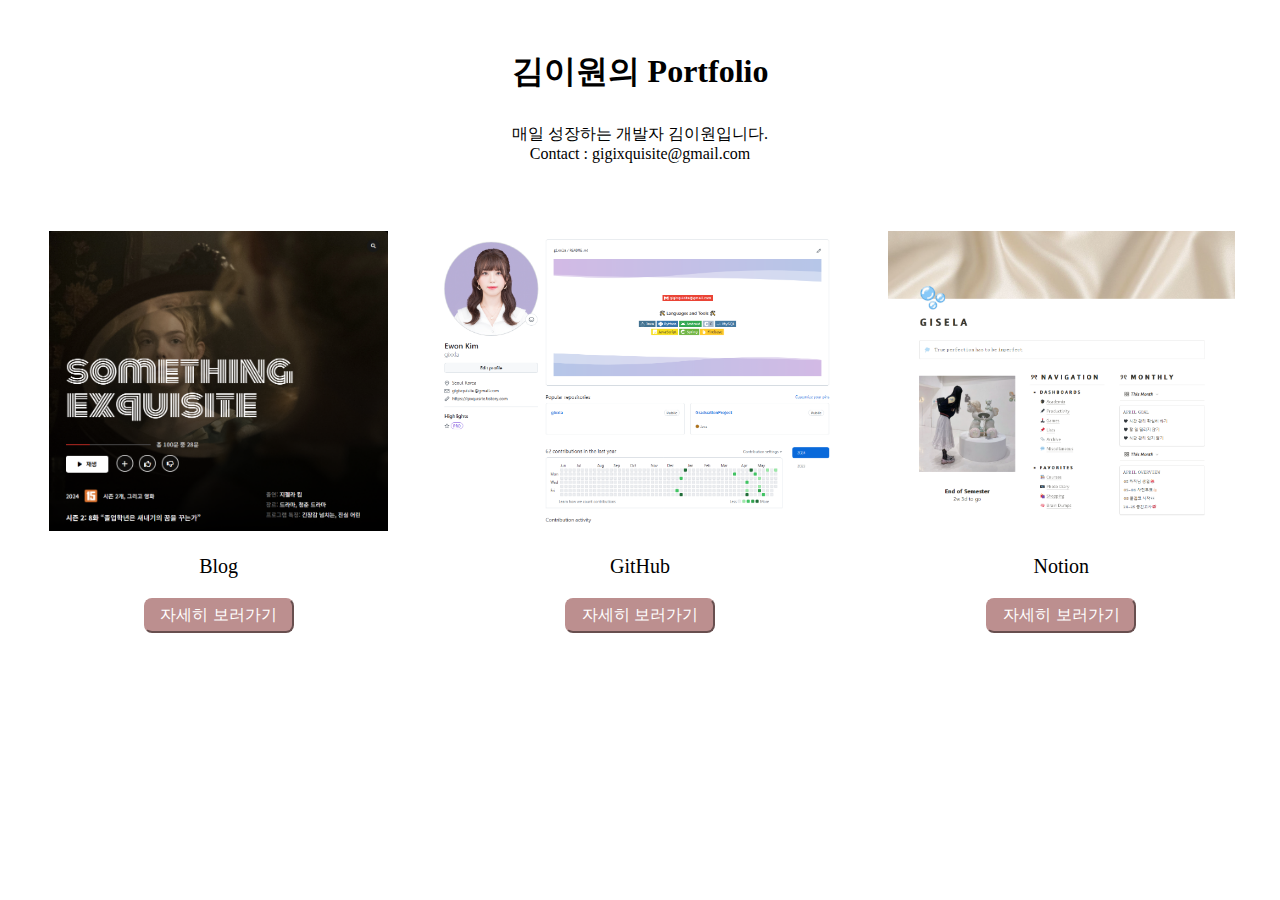
<file: index.html>
<!DOCTYPE html>
<html>
    <head>
        <meta charset="UTF-8">
        <title>김이원의 Portfolio</title>
        <link rel="stylesheet" href="index.css">
    </head>
    <body>
        <h1>김이원의 Portfolio</h1>
        <div class="introduction">
            매일 성장하는 개발자 김이원입니다. <br>
            Contact : gigixquisite@gmail.com <br><br>
        </div>
        <div class="project_list">
            <div class="project">
                <img class="project_img" src="./img/blog.png">
                <p class="project_title">Blog</p>
                <input class="project_btn" type="button" value="자세히 보러가기" onclick="location.href='https://gixquisite.tistory.com/'">
            </div>
            <div class="project">
                <img class="project_img" src="./img/github.png">
                <p class="project_title">GitHub</p>
                <input class="project_btn" type="button" value="자세히 보러가기" onclick="location.href='https://github.com/gixxla'">
            </div>
            <div class="project">
                <img class="project_img" src="./img/notion.png">
                <p class="project_title">Notion</p>
                <input class="project_btn" type="button" value="자세히 보러가기" onclick="alert('준비중입니다.')">
            </div>
        </div>
    </body>
</html>
</file>
<file: index.css>
h1 {
    text-align: center;
    margin-top: 50px;
    margin-bottom: 30px;
}
.introduction {
    text-align: center;
    margin-bottom: 50px;
}
.project_list {
    display: grid;
    grid-template-columns: 1fr 1fr 1fr;
}
.project {
    text-align: center;
}
.project_img {
    height: 300px;
}
.project_title {
    text-align: center;
    font-size: 20px;
}
.project_btn {
    font-size: 16px;
    border-color: rosybrown;
    border-radius: 8px;
    padding: 5px;
    color: white;
    width: 150px;
    background-color:rosybrown;
}
</file>
<file: main.css>
h1 {
    text-align: center;
    margin-top: 50px;
    margin-bottom: 30px;
}
.introduction {
    text-align: center;
    margin-bottom: 50px;
}
.project_list {
    display: grid;
    grid-template-columns: 1fr 1fr 1fr;
}
.project {
    text-align: center;
}
.project_img {
    height: 300px;
}
.project_title {
    text-align: center;
    font-size: 20px;
}
.project_btn {
    font-size: 16px;
    border-color: rosybrown;
    border-radius: 8px;
    padding: 5px;
    color: white;
    width: 150px;
    background-color:rosybrown;
}
</file>
